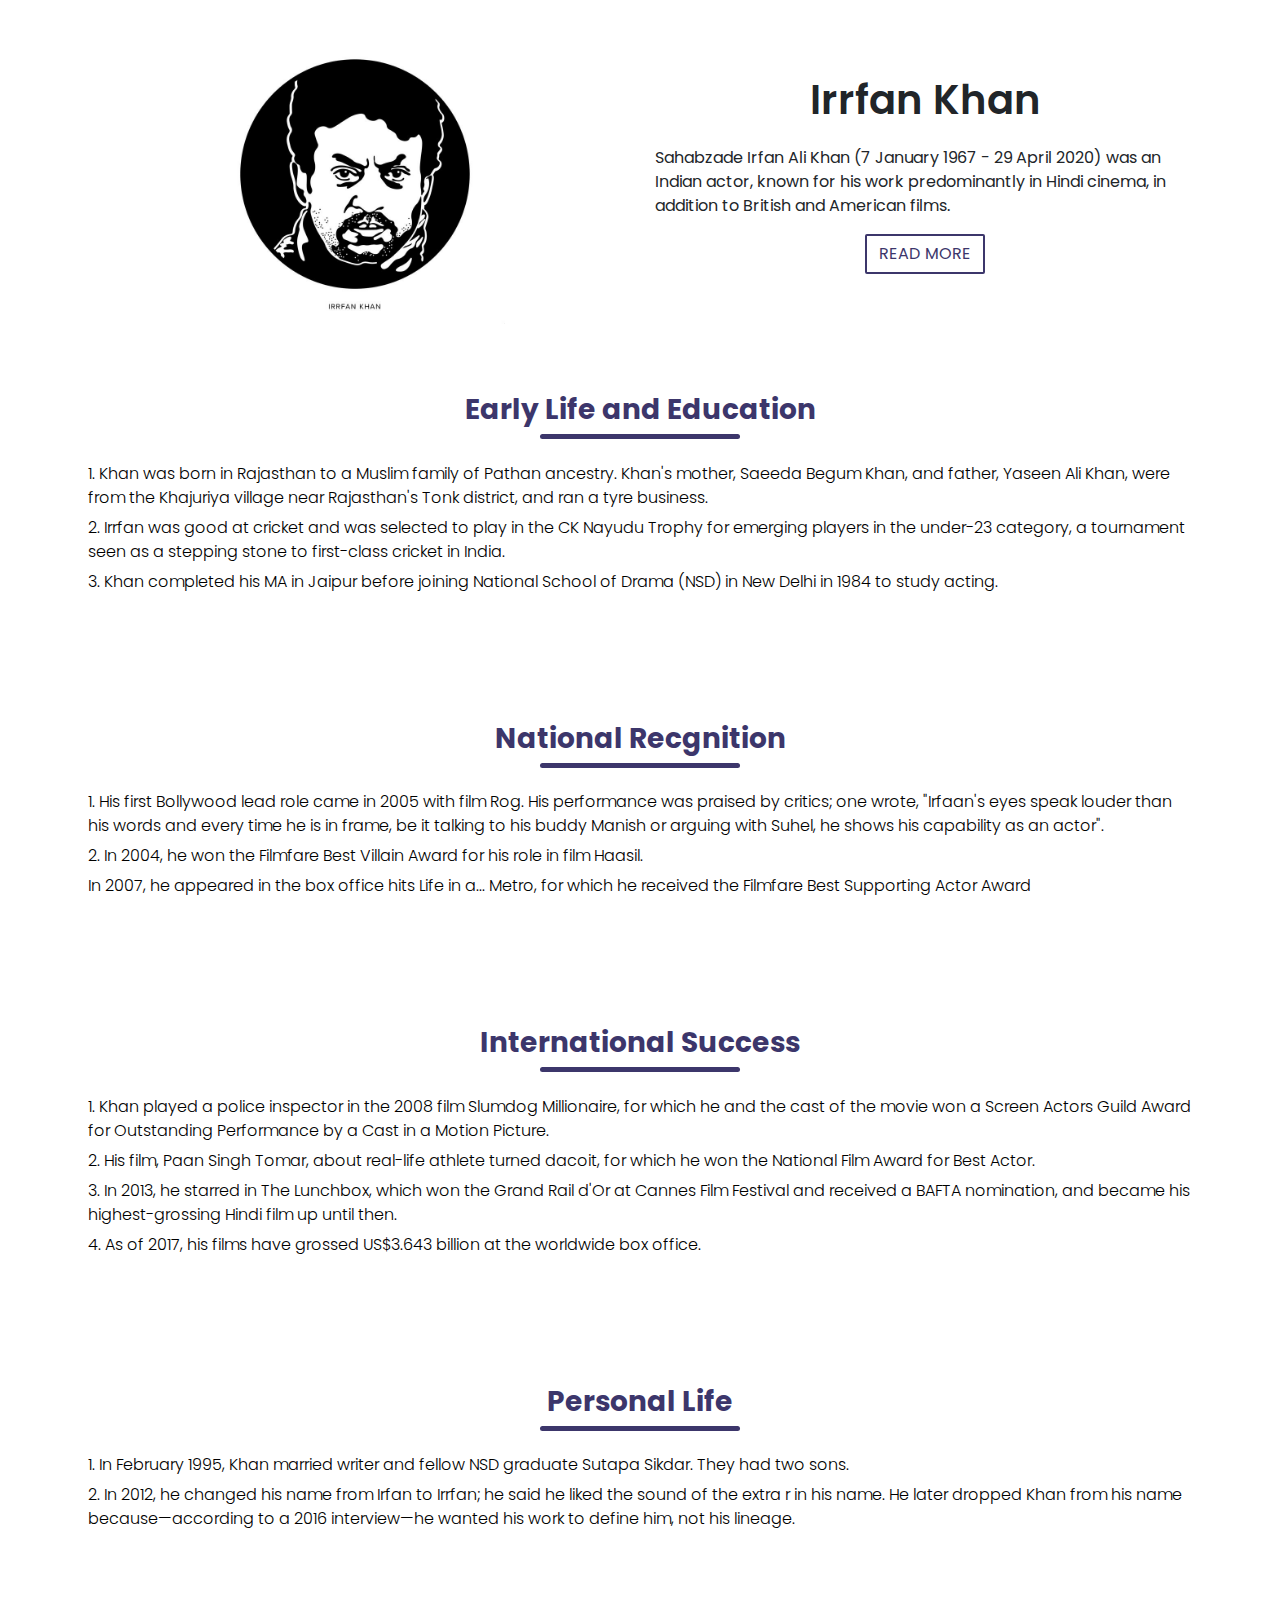
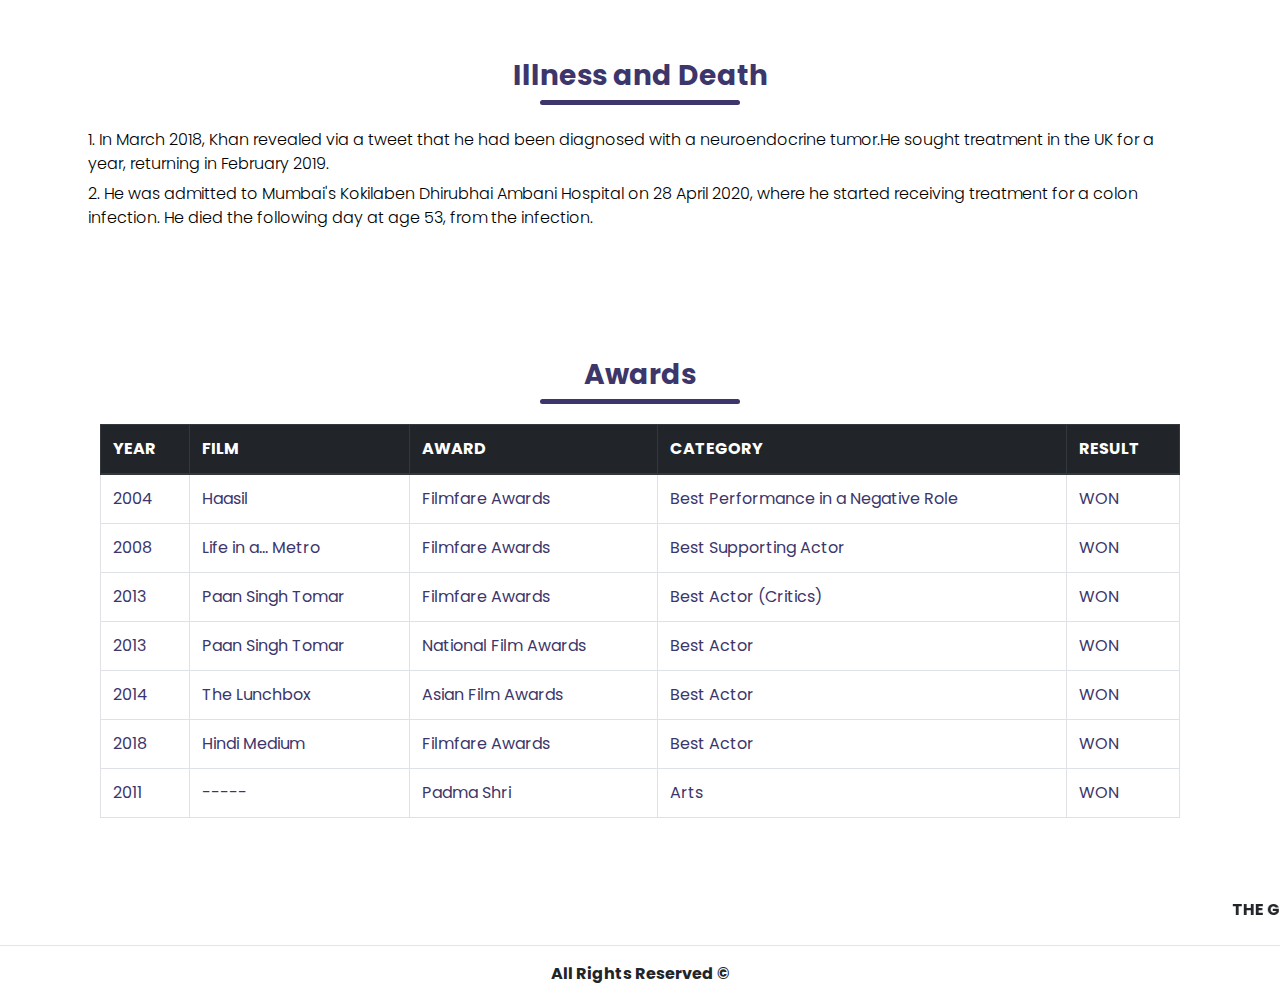
<file: L2 T2 Tribute page/index.html>
<!DOCTYPE html>
<html lang="en">
<head>
    <meta charset="UTF-8">
    <meta http-equiv="X-UA-Compatible" content="IE=edge">
    <meta name="viewport" content="width=device-width, initial-scale=1.0">
    <title>Irrfan Khan Tribute Page</title>
    <link rel="stylesheet" href="style.css">
    <link rel="stylesheet" href="https://cdn.jsdelivr.net/npm/bootstrap@4.0.0/dist/css/bootstrap.min.css">

</head>
<body>
    

    <section id="heading">
        <div class="container">
            <div class="row">
                <div class="col-md-6 text-center py-4">
                    <img src="circle-cropped.png" alt="Irrfan Khan Image" width="300px" height="300px">
                </div>
                <div class="col-md-6">
                    <p class="promo-title text-center">Irrfan Khan</p>
                    <p>
                        Sahabzade Irfan Ali Khan (7 January 1967 - 29 April 2020) was an Indian actor, known for his work predominantly in Hindi cinema, in addition to British and American films.
                    </p>
                    <div class="text-center">
                        <a href="#more" class="btn btn-primary">READ MORE</a>
                    </div>
                </div>
            </div>
        </div>
    </section>

    <!-- LIFE  -->
    
    <section id="life">
        <div class ="container" id="more">
            <h3 class = "title text-center font-weight-bold">Early Life and Education</h3>
            <ul class="py-4">
                <li>1. Khan was born in Rajasthan to a Muslim family of Pathan ancestry. Khan's mother, Saeeda Begum Khan, and father, Yaseen Ali Khan, were from the Khajuriya village near Rajasthan's Tonk district, and ran a tyre business.</li>
                <li>2. Irrfan was good at cricket and was selected to play in the CK Nayudu Trophy for emerging players in the under-23 category, a tournament seen as a stepping stone to first-class cricket in India.</li>
                <li>3. Khan completed his MA in Jaipur before joining National School of Drama (NSD) in New Delhi in 1984 to study acting.</li>
            </ul>
        </div>
    </section>

    <!-- NATIONAL RECOGNITION  -->

    <section id="life">
        <div class ="container" id="more">
            <h3 class = "title text-center font-weight-bold">National Recgnition</h3>
            <ul class="py-4">
                <li>1. His first Bollywood lead role came in 2005 with film Rog. His performance was praised by critics; one wrote, "Irfaan's eyes speak louder than his words and every time he is in frame, be it talking to his buddy Manish or arguing with Suhel, he shows his capability as an actor".</li>
                <li>2. In 2004, he won the Filmfare Best Villain Award for his role in film Haasil.
                </li>
                <li>In 2007, he appeared in the box office hits Life in a... Metro, for which he received the Filmfare Best Supporting Actor Award
                </li>
            </ul>
        </div>
    </section>

    <!-- INTERNATIONAL SUCCESS -->

    <section id="life">
        <div class ="container" id="more">
            <h3 class = "title text-center font-weight-bold">International Success</h3>
            <ul class="py-4">
                <li>1. Khan played a police inspector in the 2008 film Slumdog Millionaire, for which he and the cast of the movie won a Screen Actors Guild Award for Outstanding Performance by a Cast in a Motion Picture.</li>
                <li>2. His film, Paan Singh Tomar, about real-life athlete turned dacoit, for which he won the National Film Award for Best Actor.</li>
                <li>3. In 2013, he starred in The Lunchbox, which won the Grand Rail d'Or at Cannes Film Festival and received a BAFTA nomination, and became his highest-grossing Hindi film up until then.</li>
                <li>4. As of 2017, his films have grossed US$3.643 billion at the worldwide box office.</li>
            </ul>
        </div>
    </section>

    <!-- PERSONAL LIFE -->

    <section id="life">
        <div class ="container" id="more">
            <h3 class = "title text-center font-weight-bold">Personal Life</h3>
            <ul class="py-4">
                <li>1. In February 1995, Khan married writer and fellow NSD graduate Sutapa Sikdar. They had two sons.
                </li>
                <li>2. In 2012, he changed his name from Irfan to Irrfan; he said he liked the sound of the extra r in his name. He later dropped Khan from his name because—according to a 2016 interview—he wanted his work to define him, not his lineage.</li>
            </ul>
        </div>
    </section>

    <!-- ILLNESS AND DEATH -->

    <section id="life">
        <div class ="container" id="more">
            <h3 class = "title text-center font-weight-bold">Illness and Death</h3>
            <ul class="py-4">
                <li>1. In March 2018, Khan revealed via a tweet that he had been diagnosed with a neuroendocrine tumor.He sought treatment in the UK for a year, returning in February 2019.</li>
                <li>2. He was admitted to Mumbai's Kokilaben Dhirubhai Ambani Hospital on 28 April 2020, where he started receiving treatment for a colon infection. He died the following day at age 53, from the infection.</li>
            </ul>
        </div>
    </section>

    <!-- AWARDS -->

    <section id="life">
        <div class ="container" id="more">
            <h3 class = "title text-center font-weight-bold">Awards</h3>
            <div class="col-md-12 py-4 table-responsive">
                <table class="table table-bordered">
                    <thead class="thead-dark">
                        <tr>
                            <th scope="col">YEAR</th>
                            <th scope="col">FILM</th>
                            <th scope="col">AWARD</th>
                            <th scope="col">CATEGORY</th>
                            <th scope="col">RESULT</th>
                        </tr>
                    </thead>
                    <tbody>
                        <tr>
                            <td scope="row">2004</th>
                            <td>Haasil</th>
                            <td>Filmfare Awards</th>
                            <td>Best Performance in a Negative Role</th>
                            <td>WON</th>
                        </tr>

                        <tr>
                            <td scope="row">2008</th>
                            <td>Life in a...  Metro</th>
                            <td>Filmfare Awards</th>
                            <td>Best Supporting Actor</th>
                            <td>WON</th>
                        </tr>

                        <tr>
                            <td scope="row">2013</th>
                            <td>Paan Singh Tomar</th>
                            <td>Filmfare Awards</th>
                            <td>Best Actor (Critics)</th>
                            <td>WON</th>
                        </tr>

                        <tr>
                            <td scope="row">2013</th>
                            <td>Paan Singh Tomar</th>
                            <td>National Film Awards</th>
                            <td>Best Actor</th>
                            <td>WON</th>
                        </tr>

                        <tr>
                            <td scope="row">2014</th>
                            <td>The Lunchbox</th>
                            <td>Asian Film Awards</th>
                            <td>Best Actor</th>
                            <td>WON</th>
                        </tr>

                        <tr>
                            <td scope="row">2018</th>
                            <td>Hindi Medium</th>
                            <td>Filmfare Awards</th>
                            <td>Best Actor</th>
                            <td>WON</th>
                        </tr>

                        <tr>
                            <td scope="row">2011</th>
                            <td>-----</th>
                            <td>Padma Shri</th>
                            <td>Arts</th>
                            <td>WON</th>
                        </tr>
                    </tbody>
                </table>
            </div>
        </div>
    </section>   
    
    <marquee direction="left">
        <strong>THE GREAT ACTOR IRRFAN KHAN LEFT US ALONE</strong>
    </marquee>

    <hr>
    <footer>
        <p class="text-center font-weight-bold">All Rights Reserved &copy;</p>
    </footer> 

</body>
</html>
</file>
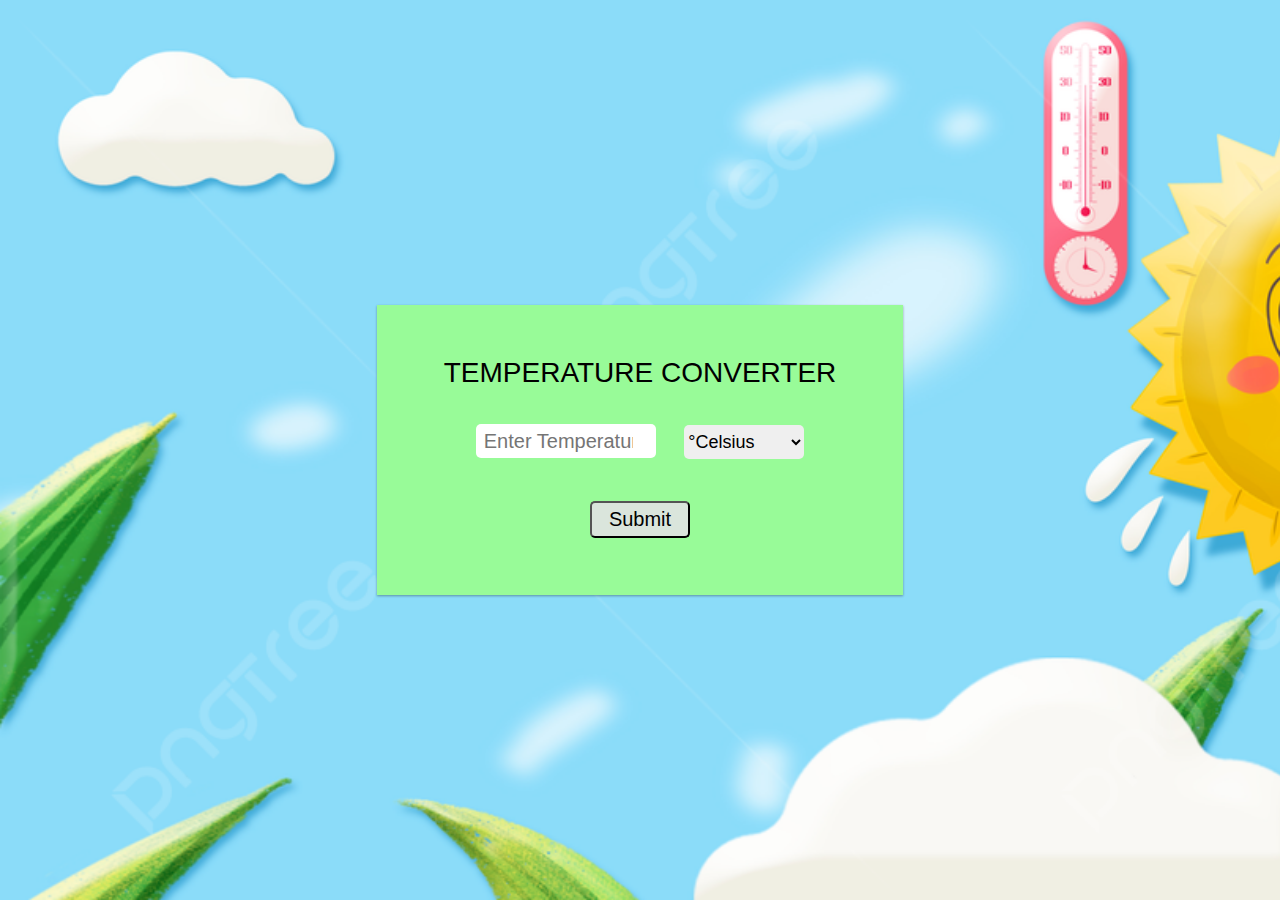
<file: L1 T3 Temp Converter/temp1.html>
<!DOCTYPE html>
<html lang="en">
<head>
    <meta charset="UTF-8">
    <meta http-equiv="X-UA-Compatible" content="IE=edge">
    <meta name="viewport" content="width=device-width, initial-scale=1.0">
    <link rel="stylesheet" href="style_sheet.css">
    <title>Temperature converter</title>
</head>
<body>
    <div class="container">
        <form id="calcTemp" onsubmit="calculateTemp(); return false">
            <label for="temp">TEMPERATURE CONVERTER</label>
            <br>
            <input type="number" name="temp" id="temp" placeholder="Enter Temperature">
            <select name="temp_diff" id="temp_diff">
                <option value="cel">&#176;Celsius</option>
                <option value="fah">&#176;Fahrenheit</option>
            </select>
            <br>
            <input type="submit" name="temp" id="submit">
            <br>
            <span id="result"></span>
        </form>
    </div>
    <script src="temp_javascript.js"></script>
</body>
</html>
</file>
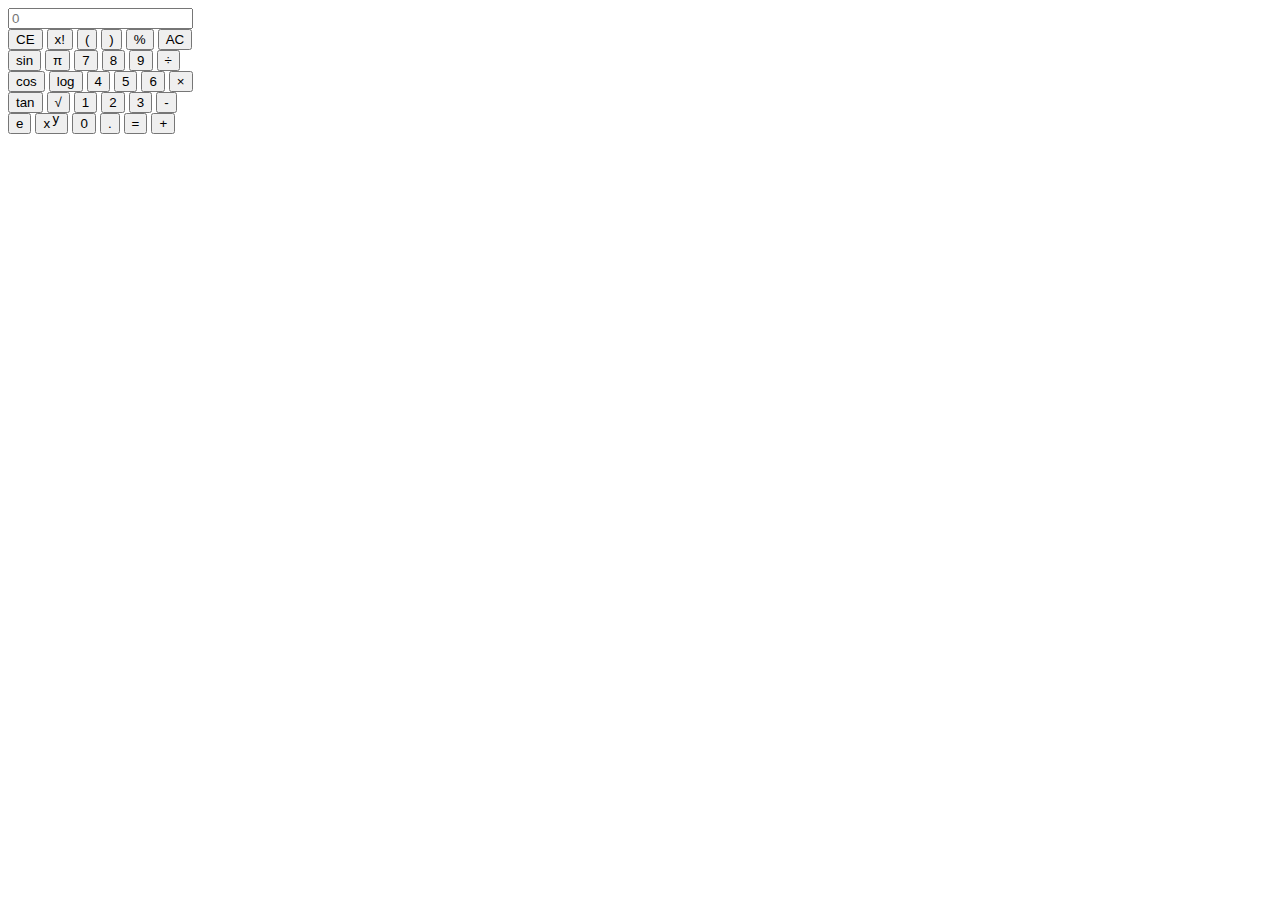
<file: L2 T1calci/calci.html>
<!DOCTYPE html>
<html lang="en">
<head>
    <meta charset="UTF-8">
    <meta http-equiv="X-UA-Compatible" content="IE=edge">
    <meta name="viewport" content="width=device-width, initial-scale=1.0">
    <title>Calculator</title>
    <link rel="stylesheet" href="calci.css">
</head>
<body>
    <div class="container">
        <div class="display">
            <input id="screen" type="text" placeholder="0">
        </div>

        <div class="btns">
            <div class="row">
                <button id="ce" onclick="backspc()">CE</button>
                <button onclick="fact()">x!</button>
                <button class="btn">(</button>
                <button class="btn">)</button>
                <button class="btn">%</button>
                <button id="ac" onclick="screen.value=''">AC</button>
            </div>

            <div class="row">
                <button onclick="sin()">sin</button>
                <button onclick="pi()">π</button>
                <button class="btn">7</button>
                <button class="btn">8</button>
                <button class="btn">9</button>
                <button class="btn">÷</button>
            </div>

            <div class="row">
                <button onclick="cos()">cos</button>
                <button onclick="log()">log</button>
                <button class="btn">4</button>
                <button class="btn">5</button>
                <button class="btn">6</button>
                <button class="btn">×</button>
            </div>

            <div class="row">
                <button onclick="tan()">tan</button>
                <button onclick="sqrt()">√</button>
                <button class="btn">1</button>
                <button class="btn">2</button>
                <button class="btn">3</button>
                <button class="btn">-</button>
            </div>

            <div class="row">
                <button onclick="e()">e</button>
                <button onclick="pow()">x <span style="position: relative; bottom: .4em; right: .1em;">y</span>
                </button>
                <button class="btn">0</button>
                <button class="btn">.</button>
                <button id="eval" onclick="screen.value=eval(screen.value)">=</button>
                <button class="btn">+</button>
            </div>
        </div>
    </div>
</body>
<script src="calci.js"></script>
</html>
</file>
<file: L2 T2 Tribute page/style.css>
@import url('https://fonts.googleapis.com/css2?family=Poppins:wght@500&display=swap');

*{
    margin: 0;
    padding: 0;
}

body{
    font-family: 'Poppins', sans-serif !important;
}

.promo-title{
    font-size: 40px;
    font-weight: 600;
    margin-top: 70px;
}

.btn-primary{
    box-shadow:none !important;
    padding: 8px 25px;
    border-radius: 2px !important;
    border: 2px solid #3c366b !important;
    color: #3c366b !important;
    background: none !important;
}

.btn-primary:hover{
    background: #3c366b !important;
    color: #fff !important  ;
    border: 2px solid #fff !important;
}

#life{
    padding: 40px 0;
    color: #3c366b;
}

.title::before{
    content: '';
    background: #3c366b;
    height: 5px;
    width: 200px;
    margin-left: auto;
    margin-right: auto;
    display: block;
    border-radius: 50px;
    transform: translateY(46px);
}

ul{
    list-style-type: none;
    font-weight: lighter;
}

ul li{
    padding: 3px;
    font-weight: 300;
    color: black;
}
</file>
<file: L1 T3 Temp Converter/style_sheet.css>
@import url('https://fonts.googleapis.com/css2?family=Raleway:ital,wght@0,300;0,500;0,600;0,700;1,300;1,400;1,500;1,600;1,700&family=Roboto:wght@100;300;400;700&family=Ubuntu:ital,wght@0,300;0,400;0,500;1,300;1,400;1,500;1,700&display=swap');

* {
    box-sizing: border-box;
    padding: 0;
    margin: 0;
    font-family: 'Poppins', sans-serif;
}
.container {
    display:flex; 
    justify-content: center;
    align-items: center;
    align-content: flex-start;
    height: 100vh;
    text-align: center;
    background-image: url("temp3.jpg");
    height: 50%
    background-position: center;
    background-size: cover;
}
#calcTemp {
    padding: 29px 67px;
    min-height: 290px;
    background-color:palegreen;
    box-shadow: rgba(0, 0, 0, 0.12) 0px 1px 3px, rgba(0, 0, 0, 0.24) 0px 1px 2px;
}
label {
    font-size: 28px;
    line-height: 78px;
}
#temp {
    width: 180px;
    height: 34px;
    border-radius: 5px;
    margin: 12px;
    padding: 8px;
    font-size: 20px;
    font-weight: 500;
    border: none;
    outline: none;
}
#temp_diff {
    width: 120px;
    height: 34px;
    border-radius: 5px;
    margin: 12px;
    font-size: 18px;
    font-weight: 500;
    border: none;
    outline: none;
}
#submit {
    width: 100px;
    border-radius: 5px;
    margin: 30px 0 20px 0;
    font-size: 20px;
    background-color: rgb(218 229 220);
    padding: 5px;
    transition: all 0.5s ease;
}
#submit:hover{
    background-color: antiquewhite;
    cursor: pointer;
}
#result{
    font-size: 25px;
}
</file>
<file: L2 T1calci/calci.css>
var screen = document.querySelector('#screen');
var btn = document.querySelectorAll('.btn');

/*============ For getting the value of btn, Here we use for loop ============*/
for (item of btn) {
    item.addEventListener('click', (e) => {
        btntext = e.target.innerText;

        if (btntext == '×') {
            btntext = '*';
        }

        if (btntext == '÷') {
            btntext = '/';
        }
        screen.value += btntext;
    });
}

function sin() {
    screen.value = Math.sin(screen.value);
}

function cos() {
    screen.value = Math.cos(screen.value);
}

function tan() {
    screen.value = Math.tan(screen.value);
}

function pow() {
    screen.value = Math.pow(screen.value, 2);
}

function sqrt() {
    screen.value = Math.sqrt(screen.value, 2);
}

function log() {
    screen.value = Math.log(screen.value);
}

function pi() {
    screen.value = 3.14159265359;
}

function e() {
    screen.value = 2.71828182846;
}

function fact() {
    var i, num, f;
    f = 1
    num = screen.value;
    for (i = 1; i <= num; i++) {
        f = f * i;
    }

    i = i - 1;

    screen.value = f;
}

function backspc() {
    screen.value = screen.value.substr(0, screen.value.length - 1);
}
</file>
